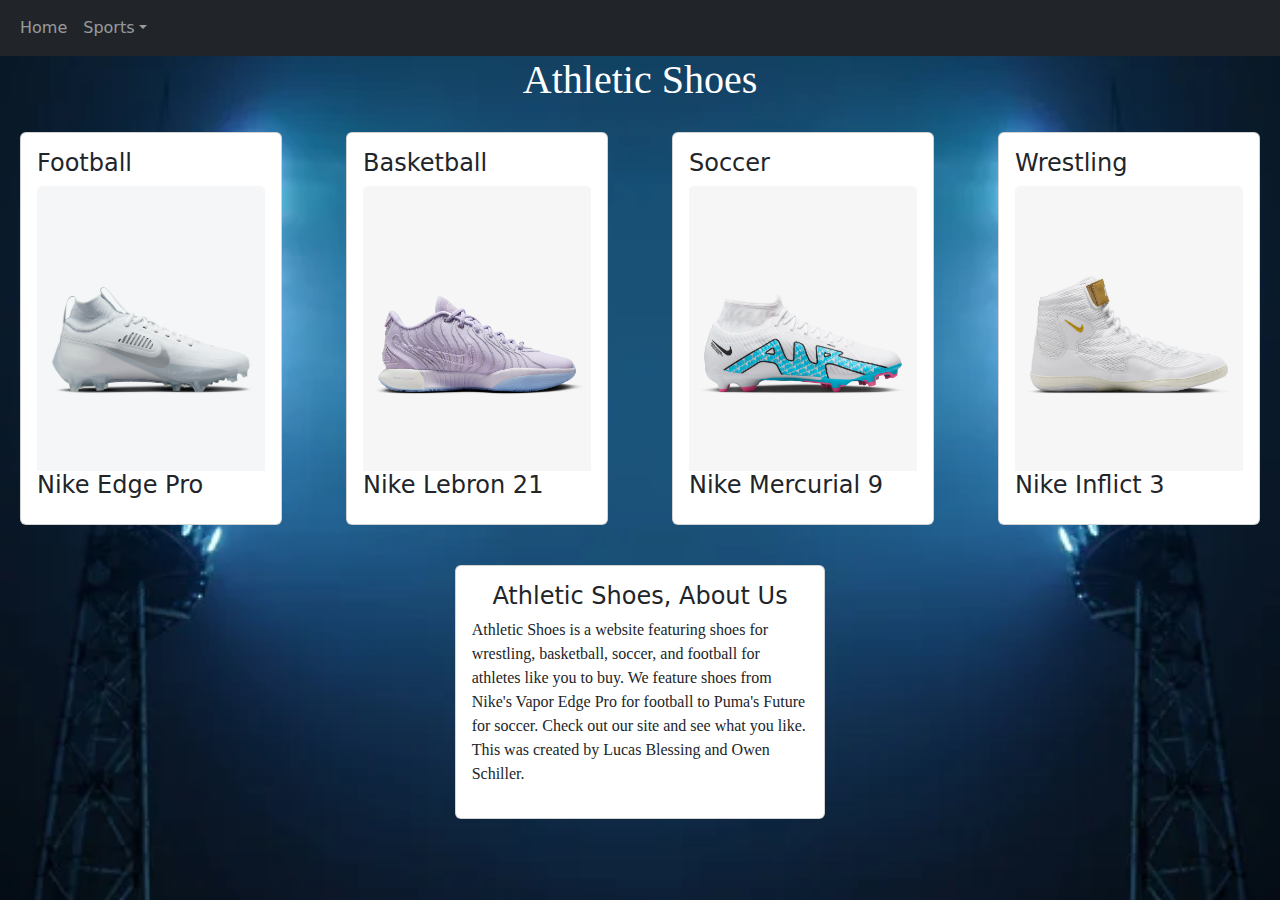
<file: index.html>
<!DOCTYPE html> <!-- doctype declaration: tells the browser that this is an HTML file -->
<html> <!-- opening html tag -->
  <head>
    <meta charset="utf-8">
  <meta name="viewport" content="width=device-width, initial-scale=1">
  <link href="https://cdn.jsdelivr.net/npm/bootstrap@5.3.3/dist/css/bootstrap.min.css" rel="stylesheet">
  <script src="https://cdn.jsdelivr.net/npm/bootstrap@5.3.3/dist/js/bootstrap.bundle.min.js"></script>
    <link rel="stylesheet" href="style.css">
    <script src="https://ajax.googleapis.com/ajax/libs/jquery/3.7.1/jquery.min.js"></script>
   <script src="script.js"></script>
    <title>Athletic Shoes</title><!-- the title shows in the tab of the browser -->
  
  </head> <!-- the head element contains meta information about the page -->
  
  <body id="homepage"> <!-- the body element contains all the content to display on the webpage -->


<nav class="navbar navbar-expand-sm bg-dark navbar-dark">
  <div class="container-fluid">
    
    <button class="navbar-toggler" type="button" data-bs-toggle="collapse" data-bs-target="#collapsibleNavbar">
      <span class="navbar-toggler-icon"></span>
    </button>
    <div class="collapse navbar-collapse" id="collapsibleNavbar">
      <ul class="navbar-nav">
	  <li class="nav-item">
          <a class="nav-link" href="index.html">Home</a>
        </li>  
        
        
           <li class="nav-item dropdown">
          <a class="nav-link dropdown-toggle" href="#" role="button" data-bs-toggle="dropdown"> Sports</a>
          <ul class="dropdown-menu">
            <li><a class="dropdown-item" href="soccer.html">Soccer</a></li>
            <li><a class="dropdown-item" href="wrestling.html">Wrestling</a></li>
            <li><a class="dropdown-item" href="basketball.html">Basketball</a></li>
            <li><a class="dropdown-item" href="football.html">Football</a></li>
          </ul>
        </li>
      </ul>
    </div>
  </div>
</nav>
     
     <h1 class = "heading" style = "text-align: center;">Athletic Shoes</h1><!-- The heading for the page -->
	<div class="row">
    	<div class="col-md" >
    		<div class="card margin">
  				<div class="card-body">
  				<h4 class="card-title"> Football</h4>
  				<img class="card-img-top" src="Nike-Vapor-Side.jpg" alt="Card image" style="width:100%">
				<h4 class="card-title"> Nike Edge Pro</h4>
				</div>
  			</div>
  		</div>	
  				
  		<div class="col-md " >
    			<div class="card margin">
  					<div class="card-body">
  						<h4 class="card-title"> Basketball</h4>
  						<img class="card-img-top" src="lebron1.png" alt="Card image" style="width:100%">
						<h4 class="card-title"> Nike Lebron 21</h4>
  					</div>
				</div>
    		</div>
    			
    	<div class="col-md" >
   	 		<div class="card margin">
  				<div class="card-body">
  				<h4 class="card-title"> Soccer</h4>
  				<img class="card-img-top" src="nike.png" alt="Card image" style="width:100%">
				<h4 class="card-title"> Nike Mercurial 9</h4>
  			
  				</div>
			</div>  
    </div>
    
    	<div class="col-md" >
    		<div class="card margin">

  				<div class="card-body">
  				<h4 class="card-title"> Wrestling</h4>
  				<img class="card-img-top" src="Nike-Inflict-Side.png" alt="Card image" style="width:100%">
				<h4 class="card-title">Nike Inflict 3</h4>
  				</div>
  			</div>
		</div>
     </div>
  	
  	<div class="row">
  		<div class= "col-sm"></div>
  			<div class ="col-md">
    		<div class="card margin">
  				<div class="card-body">
  					<h4 class="card-title" style ="text-align: center;"> Athletic Shoes, About Us</h4>
  						<p>
  						Athletic Shoes is a website featuring shoes for wrestling, basketball, soccer, and football 
  						for athletes like you to buy. We feature shoes from Nike's Vapor Edge Pro for football to Puma's Future 
  						for soccer. Check out our site and see what you like. This was created by Lucas Blessing and 
  						Owen Schiller.
  						</p>
					</div>
  				</div>
  			</div>	
  		<div class= "col-sm"></div>
  	</div>

  </body>
</html> <!-- closing html tag>
</file>
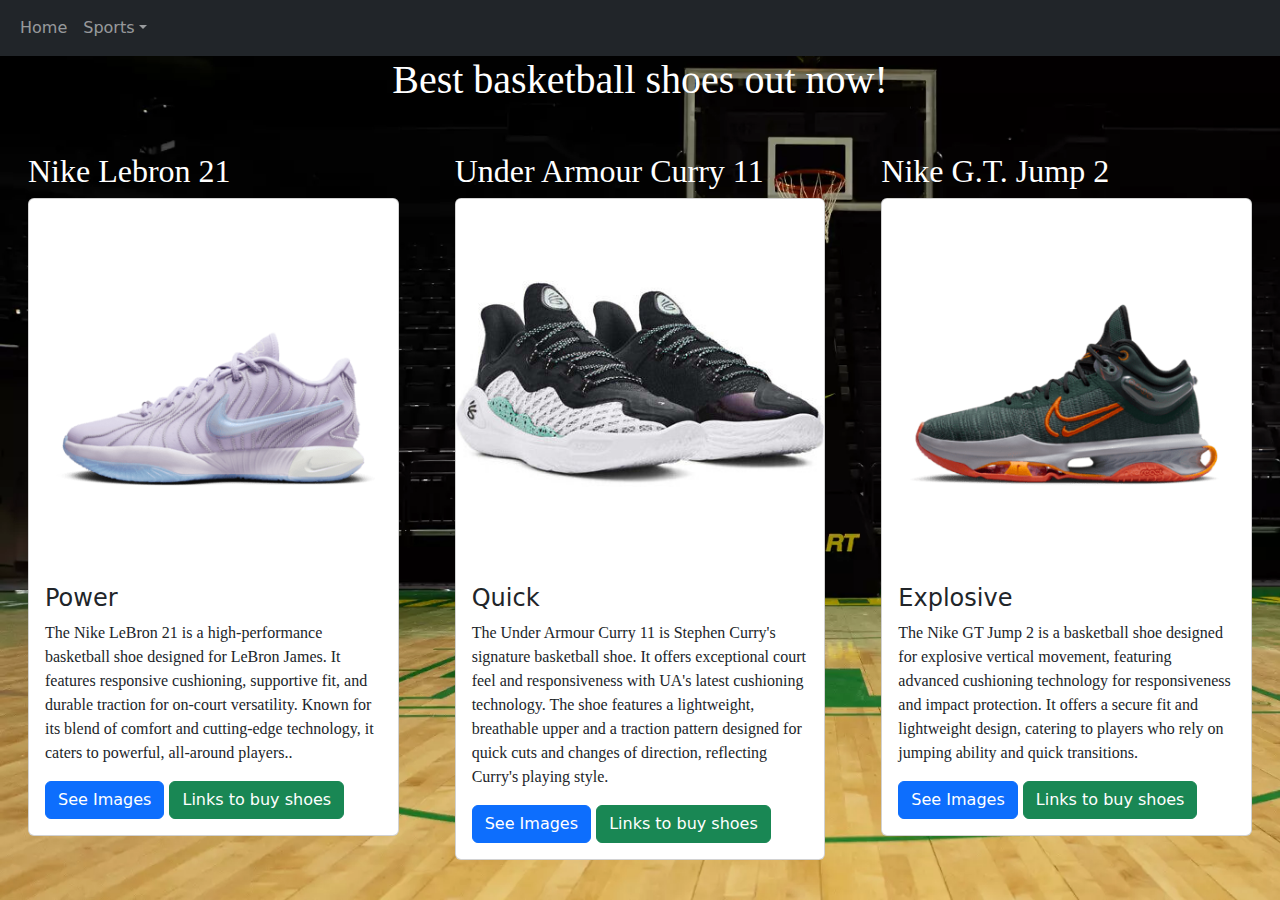
<file: basketball.html>
<!DOCTYPE html> <!-- doctype declaration: tells the browser that this is an HTML file -->
<html> <!-- opening html tag -->
  <head>
    <meta charset="utf-8">
  <meta name="viewport" content="width=device-width, initial-scale=1">
  <link href="https://cdn.jsdelivr.net/npm/bootstrap@5.3.3/dist/css/bootstrap.min.css" rel="stylesheet">
  <script src="https://cdn.jsdelivr.net/npm/bootstrap@5.3.3/dist/js/bootstrap.bundle.min.js"></script>
    <link rel="stylesheet" href="style.css">
    <script src="https://ajax.googleapis.com/ajax/libs/jquery/3.7.1/jquery.min.js"></script>
   <script src="script.js"></script>
    <title>Athletic Shoes - Basketball</title><!-- the title shows in the tab of the browser -->
  
  </head> <!-- the head element contains meta information about the page -->
  
  <body id = "basketballB"> <!-- the body element contains all the content to display on the webpage -->
<nav class="navbar navbar-expand-sm bg-dark navbar-dark">
  <div class="container-fluid">
    
    <button class="navbar-toggler" type="button" data-bs-toggle="collapse" data-bs-target="#collapsibleNavbar">
      <span class="navbar-toggler-icon"></span>
    </button>
    <div class="collapse navbar-collapse" id="collapsibleNavbar">
      <ul class="navbar-nav">
	  <li class="nav-item">
          <a class="nav-link" href="index.html">Home</a>
        </li>  
       
        
           <li class="nav-item dropdown">
          <a class="nav-link dropdown-toggle" href="#" role="button" data-bs-toggle="dropdown"> Sports</a>
          <ul class="dropdown-menu">
            <li><a class="dropdown-item" href="soccer.html">Soccer</a></li>
            <li><a class="dropdown-item" href="wrestling.html">Wrestling</a></li>
            <li><a class="dropdown-item" href="basketball.html">Basketball</a></li>
            <li><a class="dropdown-item" href="football.html">Football</a></li>
          </ul>
        </li>
      </ul>
    </div>
  </div>
</nav>

    <h1 class = "heading" style = "text-align: center;">Best basketball shoes out now!</h1><!-- The heading for the page -->
	<div class="container-fluid mt-3">
		
		<div class="row">
			<div class="col-md p-3 ">
			
				<div class="container mt-3">
					<h2 style = "color: white;">Nike Lebron 21</h2>
					<!--<p style = "color: white;">Image at the top (card-img-top):</p>-->
					
					
					<div class="card" style="width: 100%">
			  
						<img class="card-img-top imgHeight" src="lebron.png" alt="Nike Lebron 21" style="width:100%">
				
						<div class="card-body">
							<h4 class="card-title">Power</h4>
							<p class="card-text">The Nike LeBron 21 is a high-performance basketball shoe designed for LeBron James. 
							It features responsive cushioning, supportive fit, and durable traction for on-court versatility.
							Known for its blend of comfort and cutting-edge technology, it caters to powerful, all-around players..</p>
							<a href="#" class="btn btn-primary caro">See Images</a>
							
							<button type="button" class="btn btn-success first">Links to buy shoes</button>
							<div id = "soccerDiv">
								<p>			
									<a href="https://www.nike.com/t/lebron-xxi-basketball-shoes-DjB9tK" target="_blank" >Official Nike</a>
									
									<br>
									<br> 
									
									<a href="https://www.amazon.com/Nike-Basketball-FN0708-400-Industrial-Metallic/dp/B0CSZ9VZB6?source=ps-sl-shoppingads-lpcontext&ref_=fplfs&psc=1&smid=A32KHLJJ6C01KS" target="_blank" >Amazon</a>
									
									<br> 
									<br> 
									
									<a href="https://stockx.com/nike-lebron-21-abalone?country=US&currencyCode=USD&size=10.5" target="_blank" >StockX</a>
								</p>	
							</div>
							<div class = "hiddenCaro">
								<div id="nikeB" class="carousel slide" data-bs-ride="carousel">

								  <!-- Indicators/dots -->
								  <div class="carousel-indicators">
									<button type="button" data-bs-target="#nikeB" data-bs-slide-to="0" class="active" ></button>
									<button type="button" data-bs-target="#nikeB" data-bs-slide-to="1"></button>
									<button type="button" data-bs-target="#nikeB" data-bs-slide-to="2"></button>
								  </div>

								  <!-- The slideshow/carousel -->
								  <div class="carousel-inner">
									<div class="carousel-item active">
									  <img src="lebron.png" alt="Nike Lebron 21 Shoe" class="d-block w-50">
									</div>
									<div class="carousel-item">
									  <img src="lebron1.png" alt="Nike Lebron 21 side" class="d-block w-50">
									</div>
									<div class="carousel-item">
									  <img src="lebron2.png" alt="Nike Lebron 21 Top" class="d-block w-50">
									</div>
								  </div>

								  <!-- Left and right controls/icons -->
								  <button class="carousel-control-prev" type="button" class="btn btn-secondary" data-bs-target="#nikeB" data-bs-slide="prev" >
									<span class="carousel-control-prev-icon"></span>
								  </button>
								  <button class="carousel-control-next" type="button" class="btn btn-secondary" data-bs-target="#nikeB" data-bs-slide="next">
									<span class="carousel-control-next-icon" ></span>
								  </button>
								</div>
							</div>
						</div>
				
					</div>
				</div>
			</div>
			
			<div class="col-md p-3 ">
			
				<div class="container mt-3">
					<h2 style = "color: white;">Under Armour Curry 11</h2>
					
					<!--<p style = "color: white;">Image at the top (card-img-top):</p>-->
					
					<div class="card" style="width: 100%">
			  
						<img class="card-img-top imgHeight" src="curry.jpg" alt="UA Curry 11" style="width:100%">
				
						<div class="card-body">
							<h4 class="card-title">Quick</h4>
							<p class="card-text">The Under Armour Curry 11 is Stephen Curry's signature basketball shoe.
							It offers exceptional court feel and responsiveness with UA's latest cushioning technology.
							The shoe features a lightweight, breathable upper and a traction pattern designed for quick cuts
							and changes of direction, reflecting Curry's playing style.</p>
							<a href="#" class="btn btn-primary caro">See Images</a>
							
							<button type="button" class="btn btn-success first">Links to buy shoes</button>
							<div id = "soccerDiv">
								<p>			
									<a href="https://www.underarmour.com/en-us/p/curry_brand_shoes_and_gear/unisex_curry_11_future_curry_basketball_
									shoes/3027416.html?dwvar_3027416_color=100&dwvar_3027416_size=13%2F14.5&country=US&currency=USD&srsltid=AfmBOopO
									wm8sMptw7RPc_EGbcfezLHueSZjZZvYy9f0IF1thK4YxKsSWd3Y" target="_blank" >Official Under Armour</a>
									
									<br>
									<br> 
									
									<a href="https://www.dickssportinggoods.com/p/under-armour-curry-11-basketball-shoes-23uaracrry11whtblmns/23uara
									crry11whtblmns?sku=24506951&srsltid=AfmBOoqdSlOJ1rjiAZN9ild1z8u8zMzZ0J2oOugo_IRp4lIXonUdotiWV98" target="_blank" >Dicks Sporting Goods</a>
									
									<br> 
									<br> 
									
									<a href="https://www.footlocker.com/product/~/37416100.html?source=shoppingads&locale=en-US&SID=6936&inceptor=1&cm_mmc=paid%20search-
									_-google-_-g-_-PLA-_-DPA-_--_-P-_-Prospecting-_--_-na-_--_-na-_-PLA-_-na-_--_--_-" target="_blank" >Foot Locker</a>
								</p>	
							</div>
							<div class = "hiddenCaro">
								<div id="underB" class="carousel slide" data-bs-ride="carousel">

								  <!-- Indicators/dots -->
								  <div class="carousel-indicators">
									<button type="button" data-bs-target="#underB" data-bs-slide-to="0" class="active" ></button>
									<button type="button" data-bs-target="#underB" data-bs-slide-to="1"></button>
									<button type="button" data-bs-target="#underB" data-bs-slide-to="2"></button>
								  </div>

								  <!-- The slideshow/carousel -->
								  <div class="carousel-inner">
									<div class="carousel-item active">
									  <img src="curry.webp" alt="UA Curry shoe" class="d-block w-50 padding">
									  <br>
									  
									</div>
									<div class="carousel-item">
									  <img src="curry1.webp" alt="UA Curry side" class="d-block w-50 padding">
									  <br>
									</div>
									<div class="carousel-item">
									  <img src="curry2.webp" alt="UA Curry top" class="d-block w-50 padding">
									  <br>
									</div>
								  </div>

								  <!-- Left and right controls/icons -->
								  <button class="carousel-control-prev" type="button" class="btn btn-secondary" data-bs-target="#underB" data-bs-slide="prev" >
									<span class="carousel-control-prev-icon"></span>
								  </button>
								  <button class="carousel-control-next" type="button" class="btn btn-secondary" data-bs-target="#underB" data-bs-slide="next">
									<span class="carousel-control-next-icon" ></span>
								  </button>
								</div>
							</div>
						</div>
				
					</div>
				</div>
			</div>
			
			<div class="col-md p-3 ">
			
				<div class="container mt-3">
					<h2 style = "color: white;">Nike G.T. Jump 2</h2>
					<!--<p style = "color: white;">Image at the top (card-img-top):</p>-->
					
					<div class="card" style="width: 100%">
			  
						<img class="card-img-top" id src="jump.png" alt="Nike GT Jump 2" style="width:100%">
				
						<div class="card-body">
							<h4 class="card-title">Explosive</h4>
							<p class="card-text">The Nike GT Jump 2 is a basketball shoe designed for explosive vertical movement,
							featuring advanced cushioning technology for responsiveness and impact protection. It offers a secure fit
							and lightweight design, catering to players who rely on jumping ability and quick transitions.</p>
							<a href="#" class="btn btn-primary caro">See Images</a>
							
							<button type="button" class="btn btn-success first">Links to buy shoes</button>
							<div id = "soccerDiv">
								<p>			
									<a href="https://www.nike.com/t/gt-jump-2-asw-basketball-shoes-CZpmDQ" target="_blank" >Official Nike</a>
									
									<br>
									<br> 
									
									<a href="https://www.dickssportinggoods.com/p/nike-g-tjump-2-basketball-shoes-24nikagt
									jmp2phntnmnk/24nikagtjmp2phntnmnk?sku=25422885&srsltid=AfmBOopTEwQUK938dui_7NjmZ_6koS4
									_E6bk6cSiQDdMbwSQN93fmJxYv7M" 															target="_blank" >Dicks Sporting Goods</a>
									
									<br> 
									<br> 
									
									<a href="https://store.nba.com/basketball-essentials/footwear/mens-nike-white-gt-jump-2
									-basketball-shoes/t-70695074+d-2338173597+f-966721974+z-8-1924914929?utm_medium=cse&_s=ak
									1944nba-pla&sku=203436680&srsltid=AfmBOorfmCL83IZIJ_yxzomCtEtMbQ08BLRlO1ZVKakLg2qEkq2pH1tsT4A" target="_blank" >NBA Store</a>
								</p>	
							</div>
							<div class = "hiddenCaro">
								<div id="jumpB" class="carousel slide" data-bs-ride="carousel">

								  <!-- Indicators/dots -->
								  <div class="carousel-indicators">
									<button type="button" data-bs-target="#jumpB" data-bs-slide-to="0" class="active" ></button>
									<button type="button" data-bs-target="#jumpB" data-bs-slide-to="1"></button>
									<button type="button" data-bs-target="#jumpB" data-bs-slide-to="2"></button>
								  </div>

								  <!-- The slideshow/carousel -->
								  <div class="carousel-inner">
									<div class="carousel-item active">
									  <img src="jump.png" alt="Nike Jump Shoe" class="d-block w-50 padding">
									  <br>
									  
									</div>
									<div class="carousel-item">
									  <img src="jump2.png" alt="Nike Jump Side" class="d-block w-50 padding">
									  <br>
									</div>
									<div class="carousel-item">
									  <img src="jump3.jfif" alt="Nike Jump Top" class="d-block w-50 padding">
									  <br>
									</div>
								  </div>

								  <!-- Left and right controls/icons -->
								  <button class="carousel-control-prev" type="button" class="btn btn-secondary" data-bs-target="#jumpB" data-bs-slide="prev" >
									<span class="carousel-control-prev-icon"></span>
								  </button>
								  <button class="carousel-control-next" type="button" class="btn btn-secondary" data-bs-target="#jumpB" data-bs-slide="next">
									<span class="carousel-control-next-icon" ></span>
								  </button>
								</div>
							</div>
						</div>
				
					</div>
				</div>
			</div>
		</div>
	</div>
	 
  
	


	<br>
	<!--
	<div class = "row">
		<div class = "col">
			<h2 class = "heading"> Nike Mercurial 9</h2>
		</div>
		
		<div class = "col">
			<h2 class = "heading"> Adidas Predator</h2>
		</div>
		
		<div class = "col">
			<h2 class = "heading"> Puma Future</h2>
		</div>
	</div>
	-->
     

  </body>
</html> <!-- closing html tag>
</file>
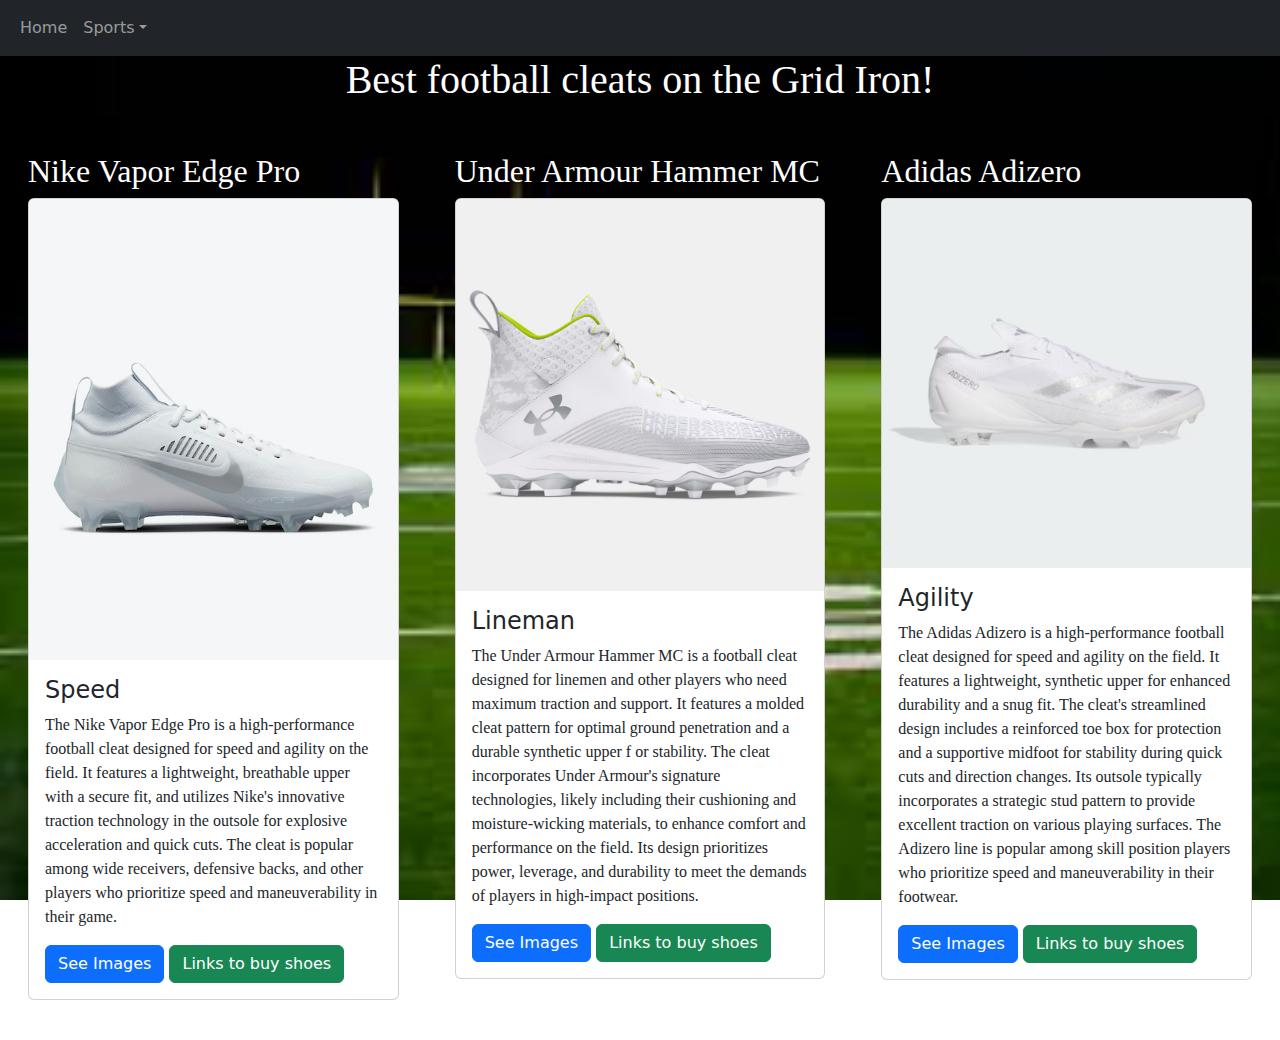
<file: football.html>
<!DOCTYPE html> 
<html> 
  <head>
    <link rel="stylesheet" href="style.css">
    <script src="https://ajax.googleapis.com/ajax/libs/jquery/3.7.1/jquery.min.js"></script>
   <script src="script.js"></script>
    <meta charset="utf-8">
  <meta name="viewport" content="width=device-width, initial-scale=1">
  <link href="https://cdn.jsdelivr.net/npm/bootstrap@5.3.3/dist/css/bootstrap.min.css" rel="stylesheet">
  <script src="https://cdn.jsdelivr.net/npm/bootstrap@5.3.3/dist/js/bootstrap.bundle.min.js"></script>
    <title>Athletic Shoes- Football</title>
  
  </head>
  
  <body id = "footballfield"> 
<nav class="navbar navbar-expand-sm bg-dark navbar-dark">
  <div class="container-fluid">
    
    <button class="navbar-toggler" type="button" data-bs-toggle="collapse" data-bs-target="#collapsibleNavbar">
      <span class="navbar-toggler-icon"></span>
    </button>
    <div class="collapse navbar-collapse" id="collapsibleNavbar">
      <ul class="navbar-nav">
	  <li class="nav-item">
          <a class="nav-link" href="index.html">Home</a>
        </li>  
        
           <li class="nav-item dropdown">
          <a class="nav-link dropdown-toggle" href="#" role="button" data-bs-toggle="dropdown"> Sports</a>
          <ul class="dropdown-menu">
            <li><a class="dropdown-item" href="soccer.html">Soccer</a></li>
            <li><a class="dropdown-item" href="wrestling.html">Wrestling</a></li>
            <li><a class="dropdown-item" href="basketball.html">Basketball</a></li>
            <li><a class="dropdown-item" href="football.html">Football</a></li>
           

          </ul>
        </li>
      </ul>
    </div>
  </div>
</nav>
   		
   		
   		
    <h1 class = "heading" style = "text-align: center;">Best football cleats on the Grid Iron!</h1><!-- The heading for the page -->
	<div class="container-fluid mt-3">
		
		<div class="row">
			<div class="col-md p-3 ">
			
				<div class="container mt-3">
					<h2 style = "color: white;">Nike Vapor Edge Pro</h2>
					<!--<p style = "color: white;">Image at the top (card-img-top):</p>-->
					
					
					<div class="card" style="width: 100%">
			  
						<img class="card-img-top imgHeight" src="Nike-Vapor-Side.jpg" alt="Card image" style="width:100%">
				
						<div class="card-body">
							<h4 class="card-title">Speed</h4>
							<p class="card-text">The Nike Vapor Edge Pro is a high-performance football 
							cleat designed for speed and agility on the field. It features a lightweight, 
							breathable upper with a secure fit, and utilizes Nike's innovative traction 
							technology in the outsole for explosive acceleration and quick cuts. 
							The cleat is popular among wide receivers, defensive backs, and other players 
							who prioritize speed and maneuverability in their game.</p>
							
							<a href="#" class="btn btn-primary caro">See Images</a>
							
							<button type="button" class="btn btn-success first">Links to buy shoes</button>
							<div id = "soccerDiv">
								<p>			
									<a href="https://www.nike.com/t/vapor-edge-pro-360-2-mens-football-cleats-BZbhLL/DA5456-100" target="_blank" >Official Nike</a>
									
									<br>
									<br> 
									
									<a href="https://www.dickssportinggoods.com/p/nike-vapor-edge-pro-360-2-football-cleats-22nikmvprdgpr3602clt/22nikmvprdgpr3602clt?srsltid=AfmBOopSNzqyzV5oEhKAOw0WXOw4cgswLNoD-2WZznWmtJD2yLo__58f" target="_blank" >Dicks Sporting Goods</a>
									
									<br> 
									<br> 
									
									<a href="https://www.amazon.com/Nike-Vapor-Edge-Cleats-Football/dp/B0D3Z32B26" target="_blank" >Amazon</a>
								</p>	
							</div>
							<div class = "hiddenCaro">
								<div id="Edge-Pro" class="carousel slide" data-bs-ride="carousel">

								  <!-- Indicators/dots -->
								  <div class="carousel-indicators">
									<button type="button" data-bs-target="#Edge-Pro" data-bs-slide-to="0" class="active" ></button>
									<button type="button" data-bs-target="#Edge-Pro" data-bs-slide-to="1"></button>
									<button type="button" data-bs-target="#Edge-Pro" data-bs-slide-to="2"></button>
								  </div>

								  <!-- The slideshow/carousel -->
								  <div class="carousel-inner">
									<div class="carousel-item active">
									  <img src="Nike-Vapor-Side.jpg" alt="Los Angeles" class="d-block w-50">
									</div>
									<div class="carousel-item">
									  <img src="Nike-Vapor-Bottom.jpg" alt="Chicago" class="d-block w-50">
									</div>
									<div class="carousel-item">
									  <img src="Nike-Vapor-Top.jpg " alt="New York" class="d-block w-50">
									</div>
								  </div>

								  <!-- Left and right controls/icons -->
								  <button class="carousel-control-prev" type="button" class="btn btn-secondary" data-bs-target="#Edge-Pro" data-bs-slide="prev" >
									<span class="carousel-control-prev-icon"></span>
								  </button>
								  <button class="carousel-control-next" type="button" class="btn btn-secondary" data-bs-target="#Edge-Pro" data-bs-slide="next">
									<span class="carousel-control-next-icon" ></span>
								  </button>
								</div>
							</div>
						</div>
				
					</div>
				</div>
			</div>
			
			<div class="col-md p-3 ">
			
				<div class="container mt-3">
					<h2 style = "color: white;">Under Armour Hammer MC</h2>
					
					
					<div class="card" style="width: 100%">
			  
						<img class="card-img-top imgHeight" src="UA-Hammer-Side.jpg" alt="Card image" style="width:100%">
				
						<div class="card-body">
							<h4 class="card-title">Lineman</h4>
							<p class="card-text">The Under Armour Hammer MC is a football cleat designed for 
							linemen and other players who need maximum traction and support. It features a 
							molded cleat pattern for optimal ground penetration and a durable synthetic upper f
							or stability. The cleat incorporates Under Armour's signature technologies, likely 
							including their cushioning and moisture-wicking materials, to enhance comfort and 
							performance on the field. Its design prioritizes power, leverage, and durability to 
							meet the demands of players in high-impact positions.</p>
							
							<a href="#" class="btn btn-primary caro">See Images</a>
							
							
							
							<button type="button" class="btn btn-success first">Links to buy shoes</button>
							<div id = "soccerDiv">
								<p>			
									<a href="https://www.underarmour.com/en-us/p/football/mens_ua_hammer_2_mc_football_cleats/3027306.html?dwvar_3027306_
									color=101&dwvar_3027306_size=12.5&country=US&currency=USD&srsltid=AfmBOorkzZscQqk4VxLTAYvoTSfnBOfW-eUalcE4agXZfYS5jCCT_R9gPMs" target="_blank" >Official Under Armour</a>
									
									<br>
									<br> 
									
									<a href="https://www.dickssportinggoods.com/p/under-armour-mens-hammer-2-0-mc-football-cleats-23uarmhmmr20mcblkclt/23uarmhmmr20
									mcblkclt?sku=25036546&srsltid=AfmBOopy7O6aq9pkqMMn6uKc07VPdWRpJjiwxS1bLI6C1q3QaXzPeuVhTxM" target="_blank" >Dicks Sporting Goods</a>
									
									<br> 
									<br> 
									
									<a href="https://www.amazon.com/Under-Armour-Hammer-Football-White/dp/B0BZXRCH95?source=ps-sl-shoppingads-lpcontext&ref_=fplfs&psc=1&smid=ATVPDKIKX0DER" target="_blank" >Amazon</a>
								</p>	
							</div>
							
							<div class = "hiddenCaro">
								<div id="Hammer-MC" class="carousel slide" data-bs-ride="carousel">

								  <!-- Indicators/dots -->
								  <div class="carousel-indicators">
									<button type="button" data-bs-target="#Hammer-MC" data-bs-slide-to="0" class="active" ></button>
									<button type="button" data-bs-target="#Hammer-MC" data-bs-slide-to="1"></button>
									<button type="button" data-bs-target="#Hammer-MC" data-bs-slide-to="2"></button>
								  </div>

								  <!-- The slideshow/carousel -->
								  <div class="carousel-inner">
									<div class="carousel-item active">
									  <img src="UA-Hammer-Side.jpg" alt="Los Angeles" class="d-block w-50">
									</div>
									<div class="carousel-item">
									  <img src="UA-Hammer-Bottom.jpg" alt="Chicago" class="d-block w-50">
									</div>
									<div class="carousel-item">
									  <img src="UA-Hammer-Top.jpg " alt="New York" class="d-block w-50">
									</div>
								  </div>

								  <!-- Left and right controls/icons -->
								  <button class="carousel-control-prev" type="button" class="btn btn-secondary" data-bs-target="#Hammer-MC" data-bs-slide="prev" >
									<span class="carousel-control-prev-icon"></span>
								  </button>
								  <button class="carousel-control-next" type="button" class="btn btn-secondary" data-bs-target="Hammer-MC" data-bs-slide="next">
									<span class="carousel-control-next-icon" ></span>
								  </button>
								</div>
							</div>
							
						</div>
				
					</div>
				</div>
			</div>
			
			<div class="col-md p-3 ">
			
				<div class="container mt-3">
					<h2 style = "color: white;">Adidas Adizero</h2>
					<!--<p style = "color: white;">Image at the top (card-img-top):</p>-->
					
					<div class="card" style="width: 100%">
			  
						<img class="card-img-top" src="Adizero-Side.jpg" alt="Card image" style="width:100%">
				
						<div class="card-body">
							<h4 class="card-title">Agility</h4>
							<p class="card-text">The Adidas Adizero is a high-performance football cleat 
							designed for speed and agility on the field. It features a lightweight, 
							synthetic upper for enhanced durability and a snug fit. The cleat's streamlined 
							design includes a reinforced toe box for protection and a supportive midfoot for 
							stability during quick cuts and direction changes. Its outsole typically incorporates 
							a strategic stud pattern to provide excellent traction on various playing surfaces. 
							The Adizero line is popular among skill position players who prioritize speed and 
							maneuverability in their footwear.</p>
							
							<a href="#" class="btn btn-primary caro">See Images</a>
							
							<button type="button" class="btn btn-success first">Links to buy shoes</button>
							<div id = "soccerDiv">
								<p>			
									<a href="https://www.adidas.com/us/adizero-electric.1-football-cleats/IF2425.html" target="_blank" >Official Adidas</a>
									
									<br>
									<br> 
									
									<a href="https://www.dickssportinggoods.com/p/adidas-mens-adizero-electric-1-football-cleats-
									23adimdzrlctrc1blclt/23adimdzrlctrc1blclt?sku=25016699&srsltid=AfmBOooNBUVxV_AHiovCASeo_zh3nMYEWFMrfn_yzMsPkJNGqh1oFQNBTIQ" target="_blank" >Dicks Sporting Goods</a>
									
									<br> 
									<br> 
									
									<a href="https://www.amazon.com/adidas-Adizero-Scorch-Sneaker-Metallic/dp/B0C2JVMYWZ?source=ps-sl-shoppingads-lpcontext&ref_=fplfs&psc=1&smid=ATVPDKIKX0DER" target="_blank" >Amazon</a>
								</p>	
							</div>
							<div class = "hiddenCaro">
								<div id="Adizero" class="carousel slide" data-bs-ride="carousel">

								  <!-- Indicators/dots -->
								  <div class="carousel-indicators">
									<button type="button" data-bs-target="#Adizero" data-bs-slide-to="0" class="active" ></button>
									<button type="button" data-bs-target="#Adizero" data-bs-slide-to="1"></button>
									<button type="button" data-bs-target="#Adizero" data-bs-slide-to="2"></button>
								  </div>

								  <!-- The slideshow/carousel -->
								  <div class="carousel-inner">
									<div class="carousel-item active">
									  <img src="Adizero-Side.jpg" alt="Los Angeles" class="d-block w-50">
									</div>
									<div class="carousel-item">
									  <img src="Adizero-Bottom.jpg" alt="Chicago" class="d-block w-50">
									</div>
									<div class="carousel-item">
									  <img src="Adizero-Top.jpg " alt="New York" class="d-block w-50">
									</div>
								  </div>

								  <!-- Left and right controls/icons -->
								  <button class="carousel-control-prev" type="button" class="btn btn-secondary" data-bs-target="#Adizero" data-bs-slide="prev" >
									<span class="carousel-control-prev-icon"></span>
								  </button>
								  <button class="carousel-control-next" type="button" class="btn btn-secondary" data-bs-target="#Adizero" data-bs-slide="next">
									<span class="carousel-control-next-icon" ></span>
								  </button>
								</div>
							</div>
						</div>
				
					</div>
				</div>
			</div>
		</div>
	</div>
	 
  
	


	<br>
	
     

  </body>
</html> <!-- closing html tag>
</file>
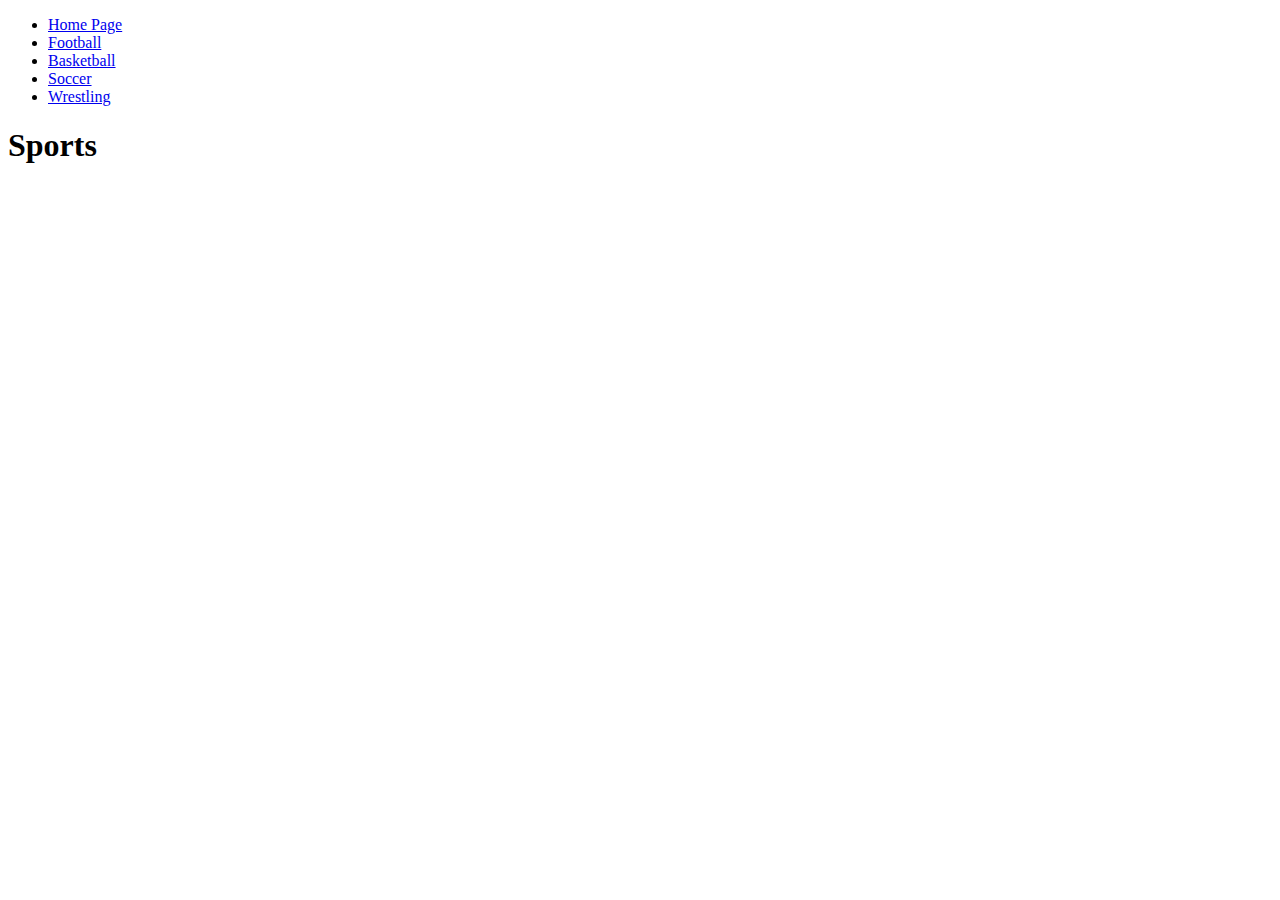
<file: home.html>
<!DOCTYPE html> <!-- doctype declaration: tells the browser that this is an HTML file -->
<html> <!-- opening html tag -->
  <head>
    <link rel="stylesheet" href="style.css">
    <script src="https://ajax.googleapis.com/ajax/libs/jquery/3.7.1/jquery.min.js"></script>
   <script src="script.js"></script>
    <title>All About Shoes</title><!-- the title shows in the tab of the browser -->
  
  </head> <!-- the head element contains meta information about the page -->
  
  <body> <!-- the body element contains all the content to display on the webpage -->
  <ul>

  <li><a class="active" href="home.html">Home Page</a></li>
  <li><a href="football.html">Football</a></li>
  <li><a href="basketball.html">Basketball</a></li>
  <li><a href="soccer.html">Soccer</a></li>
  <li><a href="wrestling.html">Wrestling</a></li>




</ul>
    <h1 >Sports</h1></h1><!-- The heading for the page -->
   

  </body>
</html> <!-- closing html tag>
</file>
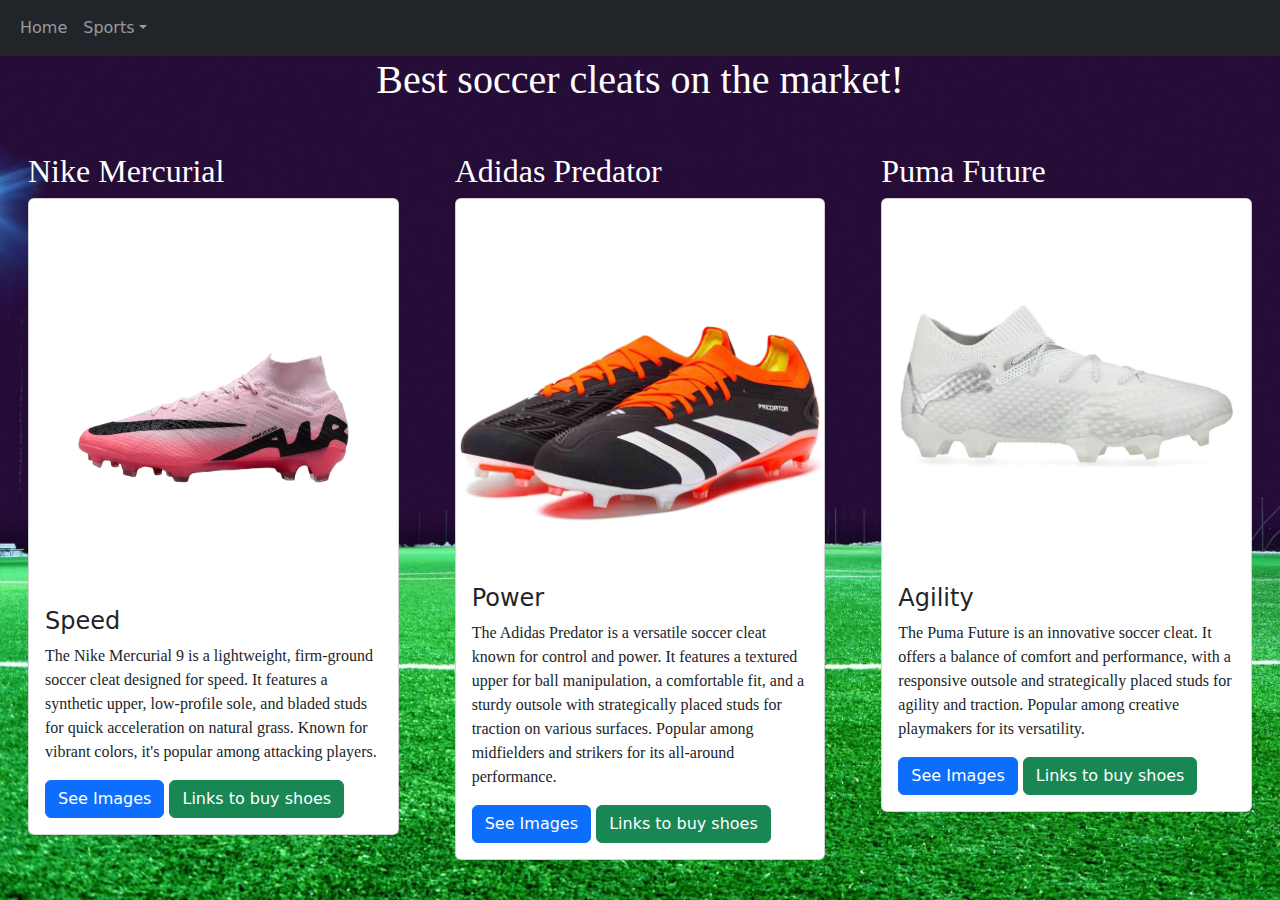
<file: soccer.html>
<!DOCTYPE html> <!-- doctype declaration: tells the browser that this is an HTML file -->
<html> <!-- opening html tag -->
  <head>
    <meta charset="utf-8">
  <meta name="viewport" content="width=device-width, initial-scale=1">
  <link href="https://cdn.jsdelivr.net/npm/bootstrap@5.3.3/dist/css/bootstrap.min.css" rel="stylesheet">
  <script src="https://cdn.jsdelivr.net/npm/bootstrap@5.3.3/dist/js/bootstrap.bundle.min.js"></script>
    <link rel="stylesheet" href="style.css">
    <script src="https://ajax.googleapis.com/ajax/libs/jquery/3.7.1/jquery.min.js"></script>
   <script src="script.js"></script>
    <title>Athletic Shoes - Soccer</title><!-- the title shows in the tab of the browser -->
  
  </head> <!-- the head element contains meta information about the page -->
  
  <body id = "soccerB"> <!-- the body element contains all the content to display on the webpage -->
<nav class="navbar navbar-expand-sm bg-dark navbar-dark">
  <div class="container-fluid">
    
    <button class="navbar-toggler" type="button" data-bs-toggle="collapse" data-bs-target="#collapsibleNavbar">
      <span class="navbar-toggler-icon"></span>
    </button>
    <div class="collapse navbar-collapse" id="collapsibleNavbar">
      <ul class="navbar-nav">
	  <li class="nav-item">
          <a class="nav-link" href="index.html">Home</a>
        </li>  
        
        
           <li class="nav-item dropdown">
          <a class="nav-link dropdown-toggle" href="#" role="button" data-bs-toggle="dropdown">Sports</a>
          <ul class="dropdown-menu">
            <li><a class="dropdown-item" href="soccer.html">Soccer</a></li>
            <li><a class="dropdown-item" href="wrestling.html">Wrestling</a></li>
            <li><a class="dropdown-item" href="basketball.html">Basketball</a></li>
            <li><a class="dropdown-item" href="football.html">Football</a></li>
          </ul>
        </li>
      </ul>
    </div>
  </div>
</nav>
    <h1 class = "heading" style = "text-align: center;">Best soccer cleats on the market!</h1><!-- The heading for the page -->
	<div class="container-fluid mt-3">
		
		<div class="row">
			<div class="col-md p-3 ">
			
				<div class="container mt-3">
					<h2 style = "color: white;">Nike Mercurial</h2>
					<!--<p style = "color: white;">Image at the top (card-img-top):</p>-->
					
					
					<div class="card" style="width: 100%">
			  
						<img class="card-img-top imgHeight" src="super.png" alt="Nike Mercurial 9" style="width:85%; display: block; margin-left: auto; margin-right: auto;">
				
						<div class="card-body">
							<h4 class="card-title">Speed</h4>
							<p class="card-text">The Nike Mercurial 9 is a lightweight, firm-ground soccer cleat designed for speed.
							It features a synthetic upper, low-profile sole, and bladed studs for quick acceleration on natural grass.
							Known for vibrant colors, it's popular among attacking players.</p>
							
							<a href="#" class="btn btn-primary caro">See Images</a>
							
							<button type="button" class="btn btn-success first">Links to buy shoes</button>
							<div id = "soccerDiv">
								<p>			
									<a href="https://www.nike.com/t/mercurial-superfly-9-pro-firm-ground-high-top-soccer-cleats-lpGlgb/DJ559
									8-040?nikemt=true&srsltid=AfmBOopcAbJyKutVwbRX-moEnjPwu4LefSU1GpvlpAcK_1-zq90JpvPqpzo" target="_blank" >Official Nike</a>
									
									<br>
									<br> 
									
									<a href="https://www.dickssportinggoods.com/p/nike-zoom-mercurial-superfly-9-elite-fg-soccer-cleats-23nika
									zmsprfly9ltnthi/23nikazmsprfly9ltnthi?sku=24860316&srsltid=AfmBOoqPWHqKKDNQCd_fQ1LJjRO2gEv8WSeXrTuAk8J_yCNGXD7hUcFZ1yk" target="_blank" >Dicks Sporting Goods</a>
									
									<br> 
									<br> 
									
									<a href="https://www.soccer.com/shop/details/nike-zoom-mercurial-superfly-9-elite-fg-firm-ground-soccer-cleat-lemonade-black_A1094387?sku=3074457345625202559&utm_
									source=google&utm_medium=Free_Product_Listings&utm_campaign=Firm+Ground+Shoes%2CFootwear+%3E+A1094387&utm_keyword=Nike+Zoom+Mercurial+Superfly+9+Elite+FG+Firm+Ground
									+Soccer+Cleat+Lemonade%2FBlack+-+Size+7" target="_blank" >Soccer.com</a>
								</p>	
							</div>
							<div class = "hiddenCaro">
								<div id="nikeS" class="carousel slide" data-bs-ride="carousel">

								  <!-- Indicators/dots -->
								  <div class="carousel-indicators">
									<button type="button" data-bs-target="#nikeS" data-bs-slide-to="0" class="active" ></button>
									<button type="button" data-bs-target="#nikeS" data-bs-slide-to="1"></button>
									<button type="button" data-bs-target="#nikeS" data-bs-slide-to="2"></button>
								  </div>

								  <!-- The slideshow/carousel -->
								  <div class="carousel-inner">
									<div class="carousel-item active">
									  <img src="super.png" alt="Nike Mercurial 9 Shoe" class="d-block w-50">
									</div>
									<div class="carousel-item">
									  <img src="super1.png" alt="Nike Mercurial 9 side" class="d-block w-50">
									</div>
									<div class="carousel-item">
									  <img src="super2.png " alt="Nike Mercurial 9 top" class="d-block w-50">
									</div>
								  </div>

								  <!-- Left and right controls/icons -->
								  <button class="carousel-control-prev" type="button" class="btn btn-secondary" data-bs-target="#nikeS" data-bs-slide="prev" >
									<span class="carousel-control-prev-icon"></span>
								  </button>
								  <button class="carousel-control-next" type="button" class="btn btn-secondary" data-bs-target="#nikeS" data-bs-slide="next">
									<span class="carousel-control-next-icon" ></span>
								  </button>
								</div>
							</div>
						</div>
				
					</div>
				</div>
			</div>
			
			<div class="col-md p-3 ">
			
				<div class="container mt-3">
					<h2 style = "color: white;">Adidas Predator</h2>
					
					<!--<p style = "color: white;">Image at the top (card-img-top):</p>-->
					
					<div class="card" style="width: 100%">
			  
						<img class="card-img-top" src="predator.jpg" alt="Adidas Predator" style="width:100%;">
				
						<div class="card-body">
							<h4 class="card-title">Power</h4>
							<p class="card-text">The Adidas Predator is a versatile soccer cleat known for control and power. 
							It features a textured upper for ball manipulation, a comfortable fit, and a sturdy outsole with 
							strategically placed studs for traction on various surfaces. Popular among midfielders and strikers
							for its all-around performance.</p>
							
							<a href="#" class="btn btn-primary caro">See Images</a>
							
							
							
							<button type="button" class="btn btn-success first">Links to buy shoes</button>
							<div id = "soccerDiv">
								<p>			
									<a href="https://www.adidas.com/us/predator-elite-firm-ground-soccer-cleats/IE1802.html" target="_blank" >Official Adidas</a>
									
									<br>
									<br> 
									
									<a href="https://www.dickssportinggoods.com/p/adidas-predator-pro-fg-soccer-cleats-23adiaprdprfgblkwclt/23adiaprdprfgblkwclt" target="_blank" >Dicks Sporting Goods</a>
									
									<br> 
									<br> 
									
									<a href="https://www.soccer.com/shop/details/adidas-predator-elite-fg-firm-ground-soccer-cleat-lucid-blue-white-solar-red_A1101982" target="_blank" >Soccer.com</a>
								</p>	
							</div>
							
							<div class = "hiddenCaro">
								<div id="adidasS" class="carousel slide" data-bs-ride="carousel">

								  <!-- Indicators/dots -->
								  <div class="carousel-indicators">
									<button type="button" data-bs-target="#adidasS" data-bs-slide-to="0" class="active" ></button>
									<button type="button" data-bs-target="#adidasS" data-bs-slide-to="1"></button>
									<button type="button" data-bs-target="#adidasS" data-bs-slide-to="2"></button>
								  </div>

								  <!-- The slideshow/carousel -->
								  <div class="carousel-inner">
									<div class="carousel-item active">
									<br>
									<br>
									  <img src="pred.webp" alt="Adidas Predator Shoe" class="d-block w-50">
									  <br>
									  <br>
									  
								
									</div>
									
									<div class="carousel-item">
									<br>
									<br>
									  <img src="pred1.webp" alt="Adidas Predator side" class="d-block w-50">
									<br>
									<br>
									</div>
									<div class="carousel-item">
									<br>
									<br>
									  <img src="pred2.webp " alt="Adidas Predator top" class="d-block w-50">
									<br>
									<br>  
								
									  
									</div>
								  </div>

								  <!-- Left and right controls/icons -->
								  <button class="carousel-control-prev" type="button" class="btn btn-secondary" data-bs-target="#adidasS" data-bs-slide="prev" >
									<span class="carousel-control-prev-icon"></span>
								  </button>
								  <button class="carousel-control-next" type="button" class="btn btn-secondary" data-bs-target="#adidasS" data-bs-slide="next">
									<span class="carousel-control-next-icon" ></span>
								  </button>
								</div>
							</div>
							
						</div>
				
					</div>
				</div>
			</div>
			
			<div class="col-md p-3 ">
			
				<div class="container mt-3">
					<h2 style = "color: white;">Puma Future</h2>
					<!--<p style = "color: white;">Image at the top (card-img-top):</p>-->
					
					<div class="card" style="width: 100%">
			  
						<img class="card-img-top" src="puma.webp" alt="Puma Future" style="width:100%">
				
						<div class="card-body">
							<h4 class="card-title">Agility</h4>
							<p class="card-text">The Puma Future is an innovative soccer cleat. It offers a balance of comfort and performance, 
							with a responsive outsole and strategically placed studs for agility and traction. 
							Popular among creative playmakers for its versatility.</p>
							
							<a href="#" class="btn btn-primary caro">See Images</a>
							
							<button type="button" class="btn btn-success first">Links to buy shoes</button>
							<div id = "soccerDiv">
								<p>			
									<a href="https://us.puma.com/us/en/pd/future-7-ultimate-firm-ground-artificial-ground-mens-soccer-cleats/107599?size=0250&srsltid=AfmBOop20wAFlrx3tlBku8gv1o5KRK7oPyugYUXrqDrKdmk_PFd5nNMfvzo&swatch=03" target="_blank" >Official Puma</a>
									
									<br>
									<br> 
									
									<a href="https://www.dickssportinggoods.com/p/puma-future-7-ultimate-mxsg-soccer-cleats-24pumaftr7ltmtmxsclt/24pumaftr7ltmtmxsclt" target="_blank" >Dicks Sporting Goods</a>
									
									<br> 
									<br> 
									
									<a href="https://www.soccer.com/shop/details/puma-future-7-ultimate-fg-ag-firm-ground-soccer-cleat-bluemazing-white-electric-peppermint_A1102946" target="_blank" >Soccer.com</a>
								</p>	
							</div>
							<div class = "hiddenCaro">
								<div id="pumaS" class="carousel slide" data-bs-ride="carousel">

								  <!-- Indicators/dots -->
								  <div class="carousel-indicators">
									<button type="button" data-bs-target="#pumaS" data-bs-slide-to="0" class="active" ></button>
									<button type="button" data-bs-target="#pumaS" data-bs-slide-to="1"></button>
									<button type="button" data-bs-target="#pumaS" data-bs-slide-to="2"></button>
								  </div>

								  <!-- The slideshow/carousel -->
								  <div class="carousel-inner">
									<div class="carousel-item active">
									  <img src="puma.webp" alt="Puma Future Shoe" class="d-block w-50">
									</div>
									<div class="carousel-item">
									  <img src="puma1.webp" alt="Puma Future side" class="d-block w-50">
									</div>
									<div class="carousel-item">
									  <img src="puma2.webp " alt="Puma Future top" class="d-block w-50">
									</div>
								  </div>

								  <!-- Left and right controls/icons -->
								  <button class="carousel-control-prev" type="button" class="btn btn-secondary" data-bs-target="#pumaS" data-bs-slide="prev" >
									<span class="carousel-control-prev-icon"></span>
								  </button>
								  <button class="carousel-control-next" type="button" class="btn btn-secondary" data-bs-target="#pumaS" data-bs-slide="next">
									<span class="carousel-control-next-icon" ></span>
								  </button>
								</div>
							</div>
						</div>
				
					</div>
				</div>
			</div>
		</div>
	</div>
	 
  
	


	<br>
	<!--
	<div class = "row">
		<div class = "col">
			<h2 class = "heading"> Nike Mercurial 9</h2>
		</div>
		
		<div class = "col">
			<h2 class = "heading"> Adidas Predator</h2>
		</div>
		
		<div class = "col">
			<h2 class = "heading"> Puma Future</h2>
		</div>
	</div>
	-->
     

  </body>
</html> <!-- closing html tag>
</file>
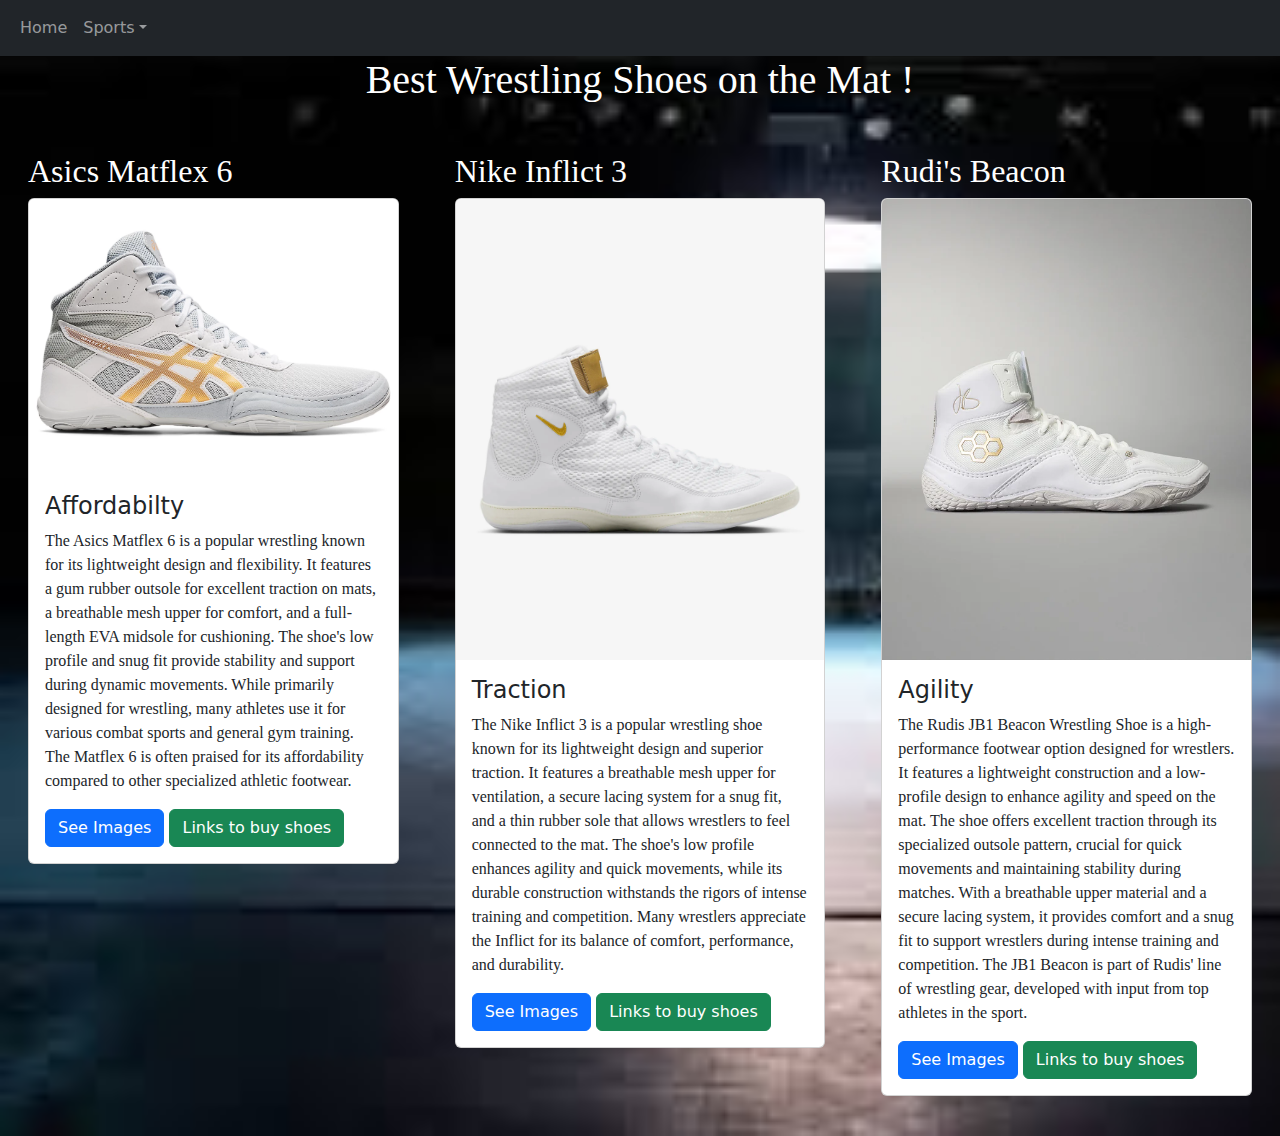
<file: wrestling.html>
<!DOCTYPE html> 
<html> 
<head>
    <meta charset="utf-8">
  <meta name="viewport" content="width=device-width, initial-scale=1">
  <link href="https://cdn.jsdelivr.net/npm/bootstrap@5.3.3/dist/css/bootstrap.min.css" rel="stylesheet">
  <script src="https://cdn.jsdelivr.net/npm/bootstrap@5.3.3/dist/js/bootstrap.bundle.min.js"></script>
    <link rel="stylesheet" href="style.css">
    <script src="https://ajax.googleapis.com/ajax/libs/jquery/3.7.1/jquery.min.js"></script>
   <script src="script.js"></script>

    

    <title>Athletic Shoes - Wrestling</title><!-- the title shows in the tab of the browser -->

  
  </head> <!-- the head element contains meta information about the page -->
  
  <body id = "wrestlingmat"> 
<nav class="navbar navbar-expand-sm bg-dark navbar-dark">
  <div class="container-fluid">
    
    <button class="navbar-toggler" type="button" data-bs-toggle="collapse" data-bs-target="#collapsibleNavbar">
      <span class="navbar-toggler-icon"></span>
    </button>
    <div class="collapse navbar-collapse" id="collapsibleNavbar">
      <ul class="navbar-nav">
	  <li class="nav-item">
          <a class="nav-link" href="index.html">Home</a>
        </li>  
        
           <li class="nav-item dropdown">
          <a class="nav-link dropdown-toggle" href="#" role="button" data-bs-toggle="dropdown"> Sports</a>
          <ul class="dropdown-menu">
            <li><a class="dropdown-item" href="soccer.html">Soccer</a></li>
            <li><a class="dropdown-item" href="wrestling.html">Wrestling</a></li>
            <li><a class="dropdown-item" href="basketball.html">Basketball</a></li>
            <li><a class="dropdown-item" href="football.html">Football</a></li>
          </ul>
        </li>
      </ul>
    </div>
  </div>
</nav>
    <h1 class = "heading" style = "text-align: center;">Best Wrestling Shoes on the Mat !</h1><!-- The heading for the page -->
	<div class="container-fluid mt-3">
		
		<div class="row">
			<div class="col-md p-3 ">
			
				<div class="container mt-3">
					<h2 style = "color: white;">Asics Matflex 6</h2>
					<!--<p style = "color: white;">Image at the top (card-img-top):</p>-->
					
					
					<div class="card" style="width: 100%">
			  
						<img class="card-img-top imgHeight" src="Matflex-6-Side.webp" alt="Card image" style="width:100%">
				
						<div class="card-body">
							<h4 class="card-title">Affordabilty</h4>
							<p class="card-text">The Asics Matflex 6 is a popular wrestling known for its 
							lightweight design and flexibility. It features a gum rubber outsole for excellent 
							traction on mats, a breathable mesh upper for comfort, and a full-length EVA midsole 
							for cushioning. The shoe's low profile and snug fit provide stability and support 
							during dynamic movements. While primarily designed for wrestling, many athletes use it 
							for various combat sports and general gym training. The Matflex 6 is often praised for 
							its affordability compared to other specialized athletic footwear.</p>
							
							<a href="#" class="btn btn-primary caro">See Images</a>
							
							<button type="button" class="btn btn-success first">Links to buy shoes</button>
							<div id = "soccerDiv">
								<p>			
									<a href="https://www.asics.com/us/en-us/matflex-6/p/ANA_1081A021-002.html" target="_blank" >Official Asics</a>
									
									<br>
									<br> 
									
									<a href="https://www.amazon.com/ASICS-Mens-Matflex-6/dp/B07V3DPJBH" target="_blank" >Amazon</a>
									
									<br> 
									<br> 
									
									<a href="https://www.ebay.com/itm/274454838263" target="_blank" >eBay</a>
								</p>	
							</div>
							<div class = "hiddenCaro">
								<div id="matflex" class="carousel slide" data-bs-ride="carousel">

								  <!-- Indicators/dots -->
								  <div class="carousel-indicators">
									<button type="button" data-bs-target="#matflex" data-bs-slide-to="0" class="active" ></button>
									<button type="button" data-bs-target="#matflex" data-bs-slide-to="1"></button>
									<button type="button" data-bs-target="#matflex" data-bs-slide-to="2"></button>
								  </div>

								  <!-- The slideshow/carousel -->
								  <div class="carousel-inner">
									<div class="carousel-item active">
									  <img src="Matflex-6-Side.webp" alt="Los Angeles" class="d-block w-50">
									</div>
									<div class="carousel-item">
									  <img src="Matflex-6-Bottom.webp" alt="Chicago" class="d-block w-50">
									</div>
									<div class="carousel-item">
									  <img src="Matflex-6-Top.jpeg " alt="New York" class="d-block w-50">
									</div>
								  </div>

								  <!-- Left and right controls/icons -->
								  <button class="carousel-control-prev" type="button" class="btn btn-secondary" data-bs-target="#matflex" data-bs-slide="prev" >
									<span class="carousel-control-prev-icon"></span>
								  </button>
								  <button class="carousel-control-next" type="button" class="btn btn-secondary" data-bs-target="#matflex" data-bs-slide="next">
									<span class="carousel-control-next-icon" ></span>
								  </button>
								</div>
							</div>
						</div>
				
					</div>
				</div>
			</div>
			
			<div class="col-md p-3 ">
			
				<div class="container mt-3">
					<h2 style = "color: white;">Nike Inflict 3</h2>
					
					
					<div class="card" style="width: 100%">
			  
						<img class="card-img-top" src="Nike-Inflict-Side.png" alt="Card image" style="width:100%">
				
						<div class="card-body">
							<h4 class="card-title">Traction</h4>
							<p class="card-text">The Nike Inflict 3 is a popular wrestling shoe known for its 
							lightweight design and superior traction. It features a breathable mesh upper for 
							ventilation, a secure lacing system for a snug fit, and a thin rubber sole that allows 
							wrestlers to feel connected to the mat. The shoe's low profile enhances agility and 
							quick movements, while its durable construction withstands the rigors of intense 
							training and competition. Many wrestlers appreciate the Inflict for its balance of 
							comfort, performance, and durability.</p>
							
							<a href="#" class="btn btn-primary caro">See Images</a>
							
							
							
							<button type="button" class="btn btn-success first">Links to buy shoes</button>
							<div id = "soccerDiv">
								<p>			
									<a href="https://www.nike.com/t/iict-wrestling-shoes-ZwzKgK/325256-100" target="_blank" >Official Nike</a>
									
									<br>
									<br> 
									
									<a href="https://www.amazon.com/Nike-Inflict-Wrestling-Shoes-325256-006/dp/B0CWWQF5SZcs" target="_blank" >amazon</a>
									
									<br> 
									<br> 
									
									<a href="https://www.wrestlingmart.com/products/nike-inflict-3-ltd-se" target="_blank" > WrestlingMart</a>
								</p>	
							</div>
							
							<div class = "hiddenCaro">
								<div id="inflict" class="carousel slide" data-bs-ride="carousel">

								  <!-- Indicators/dots -->
								  <div class="carousel-indicators">
									<button type="button" data-bs-target="#inflict" data-bs-slide-to="0" class="active" ></button>
									<button type="button" data-bs-target="#inflict" data-bs-slide-to="1"></button>
									<button type="button" data-bs-target="#inflict" data-bs-slide-to="2"></button>
								  </div>

								  <!-- The slideshow/carousel -->
								  <div class="carousel-inner">
									<div class="carousel-item active">
									  <img src="Nike-Inflict-Side.png" alt="Los Angeles" class="d-block w-50">
									</div>
									<div class="carousel-item">
									  <img src="Nike-Inflict-Bottom.png" alt="Chicago" class="d-block w-50">
									</div>
									<div class="carousel-item">
									  <img src="Nike-Inflict-Top.png " alt="New York" class="d-block w-50">
									</div>
								  </div>

								  <!-- Left and right controls/icons -->
								  <button class="carousel-control-prev" type="button" class="btn btn-secondary" data-bs-target="#inflict" data-bs-slide="prev" >
									<span class="carousel-control-prev-icon"></span>
								  </button>
								  <button class="carousel-control-next" type="button" class="btn btn-secondary" data-bs-target="#inflict" data-bs-slide="next">
									<span class="carousel-control-next-icon" ></span>
								  </button>
								</div>
							</div>
							
						</div>
				
					</div>
				</div>
			</div>
			
			<div class="col-md p-3 ">
			
				<div class="container mt-3">
					<h2 style = "color: white;">Rudi's Beacon</h2>
					<!--<p style = "color: white;">Image at the top (card-img-top):</p>-->
					
					<div class="card" style="width: 100%">
			  
						<img class="card-img-top" src="Rudi-Beacon-Side.webp" alt="Card image" style="width:100%">
				
						<div class="card-body">
							<h4 class="card-title">Agility</h4>
							<p class="card-text">The Rudis JB1 Beacon Wrestling Shoe is a high-performance footwear 
							option designed for wrestlers. It features a lightweight construction and a 
							low-profile design to enhance agility and speed on the mat. The shoe offers excellent 
							traction through its specialized outsole pattern, crucial for quick movements and 
							maintaining stability during matches. With a breathable upper material and a secure 
							lacing system, it provides comfort and a snug fit to support wrestlers during intense 
							training and competition. The JB1 Beacon is part of Rudis' line of wrestling gear, 
							developed with input from top athletes in the sport.</p>
							
							<a href="#" class="btn btn-primary caro">See Images</a>
							
							<button type="button" class="btn btn-success first">Links to buy shoes</button>
							<div id = "soccerDiv">
								<p>			
									<a href="https://www.rudis.com/products/jb1-adult-wrestling-shoes-beacon?srsltid=AfmBOooJQsdmfBGn2t1V-XOf029kPZHOSjPLRxmWMVe7iBy8WQWGMUsE" target="_blank" >Official Rudi's</a>
									
									<br>
									
								</p>	
							</div>
							<div class = "hiddenCaro">
								<div id="demo" class="carousel slide" data-bs-ride="carousel">

								  <!-- Indicators/dots -->
								  <div class="carousel-indicators">
									<button type="button" data-bs-target="#demo" data-bs-slide-to="0" class="active" ></button>
									<button type="button" data-bs-target="#demo" data-bs-slide-to="1"></button>
									<button type="button" data-bs-target="#demo" data-bs-slide-to="2"></button>
								  </div>

								  <!-- The slideshow/carousel -->
								  <div class="carousel-inner">
									<div class="carousel-item active">
									  <img src="Rudi-Beacon-Side.webp" alt="Los Angeles" class="d-block w-50">
									</div>
									<div class="carousel-item">
									  <img src="Rudi-Beacon-Bottom.webp" alt="Chicago" class="d-block w-50">
									</div>
									<div class="carousel-item">
									  <img src="Rudi-Beacon-Top.webp " alt="New York" class="d-block w-50">
									</div>
								  </div>

								  <!-- Left and right controls/icons -->
								  <button class="carousel-control-prev" type="button" class="btn btn-secondary" data-bs-target="#demo" data-bs-slide="prev" >
									<span class="carousel-control-prev-icon"></span>
								  </button>
								  <button class="carousel-control-next" type="button" class="btn btn-secondary" data-bs-target="#demo" data-bs-slide="next">
									<span class="carousel-control-next-icon" ></span>
								  </button>
								</div>
							</div>
						</div>
				
					</div>
				</div>
			</div>
		</div>
	</div>
	 
  
	


	<br>
	

  </body>
</html>
</file>
<file: style.css>
#soccerB{
	background-image: url("field.jpeg");
	background-size: cover;
	background-attachment: fixed;
	
}
#basketballB{
	background-image: url("basketBG.webp");
	background-size: cover;
	background-attachment: fixed;
	
}
.padding{
	padding: 20px;
}
.heading{
	color : white;
}

#wrestlingDiv {
	display: none;
	background-color: gainsboro;
	background-size: 450px 100px;
  	border: 1px solid black;
  	padding: 50px;
  	margin: 20px;
} 

 .carousel-control-prev-icon, .carousel-control-next-icon {
 background-color: black;
 }
 
 .margin{
 margin: 20px;
 }
 
 .carousel-indicators{
 background-color:black;
 background-size: 100px 25px;
 }


#soccerDiv {
	display: none;
	background-color: gainsboro;
	background-size: 450px 100px;
  	border: 1px solid black;
  	padding: 10px;
  	margin: 20px;
} 






.hiddenCaro{
	display: none;
}

nav{
	margin: 0px;
	padding: 0px;
}

 p{
  	font-family: "Times New Roma", serif;
  		
}

h1{
	font-family: "Times New Roman", serif;
}

h2 {
	font-family: "Times New Roman", serif;
}





h3 {
	font-family: "Times New Roman", serif;

}

#footballfield{
	background-image: url("football-field.jpeg");
	background-size: cover;
	background-attachment: fixed;
}

#wrestlingmat{
	background-image: url("Wrestling-Mat.jpeg");
	background-size: cover;
}

#homepage{
	background-image: url("background.jpg");
 	background-size: cover;
 	background-attachment: fixed;
}

.carousel-item {
margin-left: 25%; 
margin-right: auto;
}
</file>
